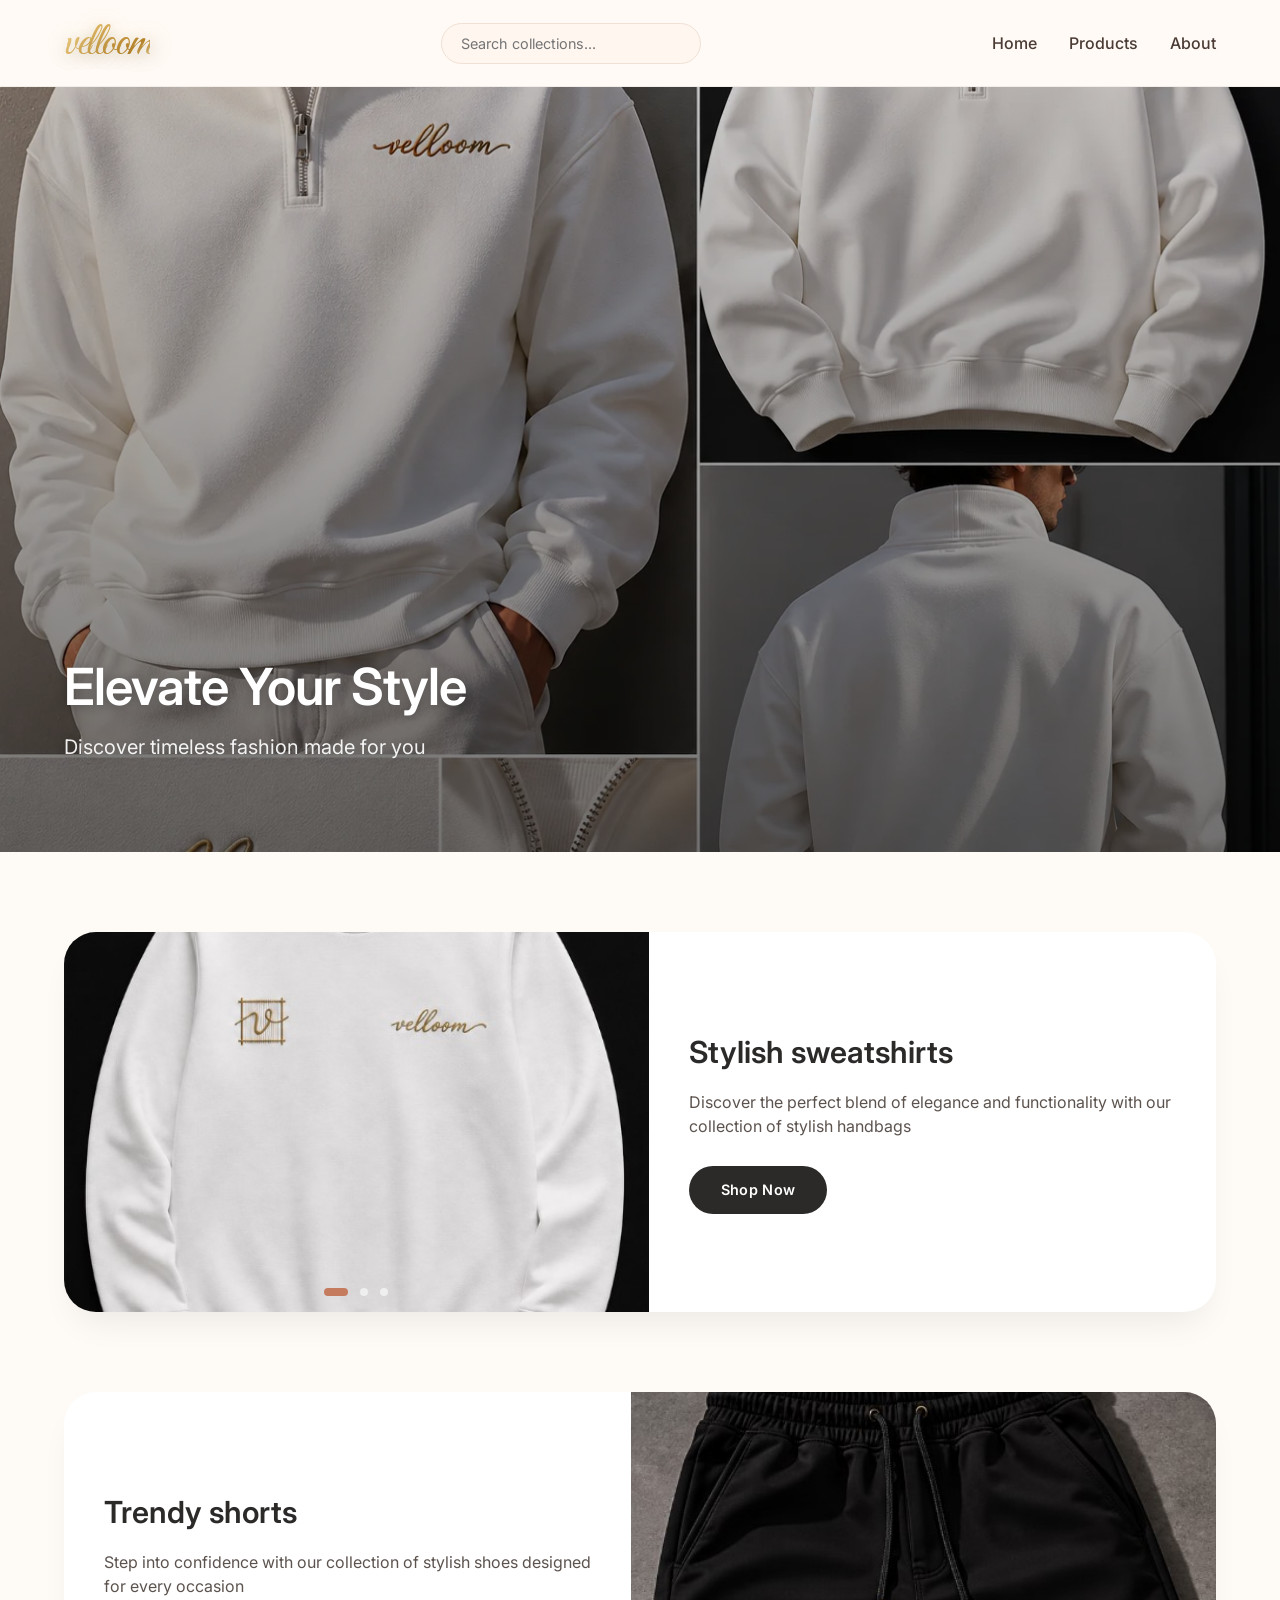
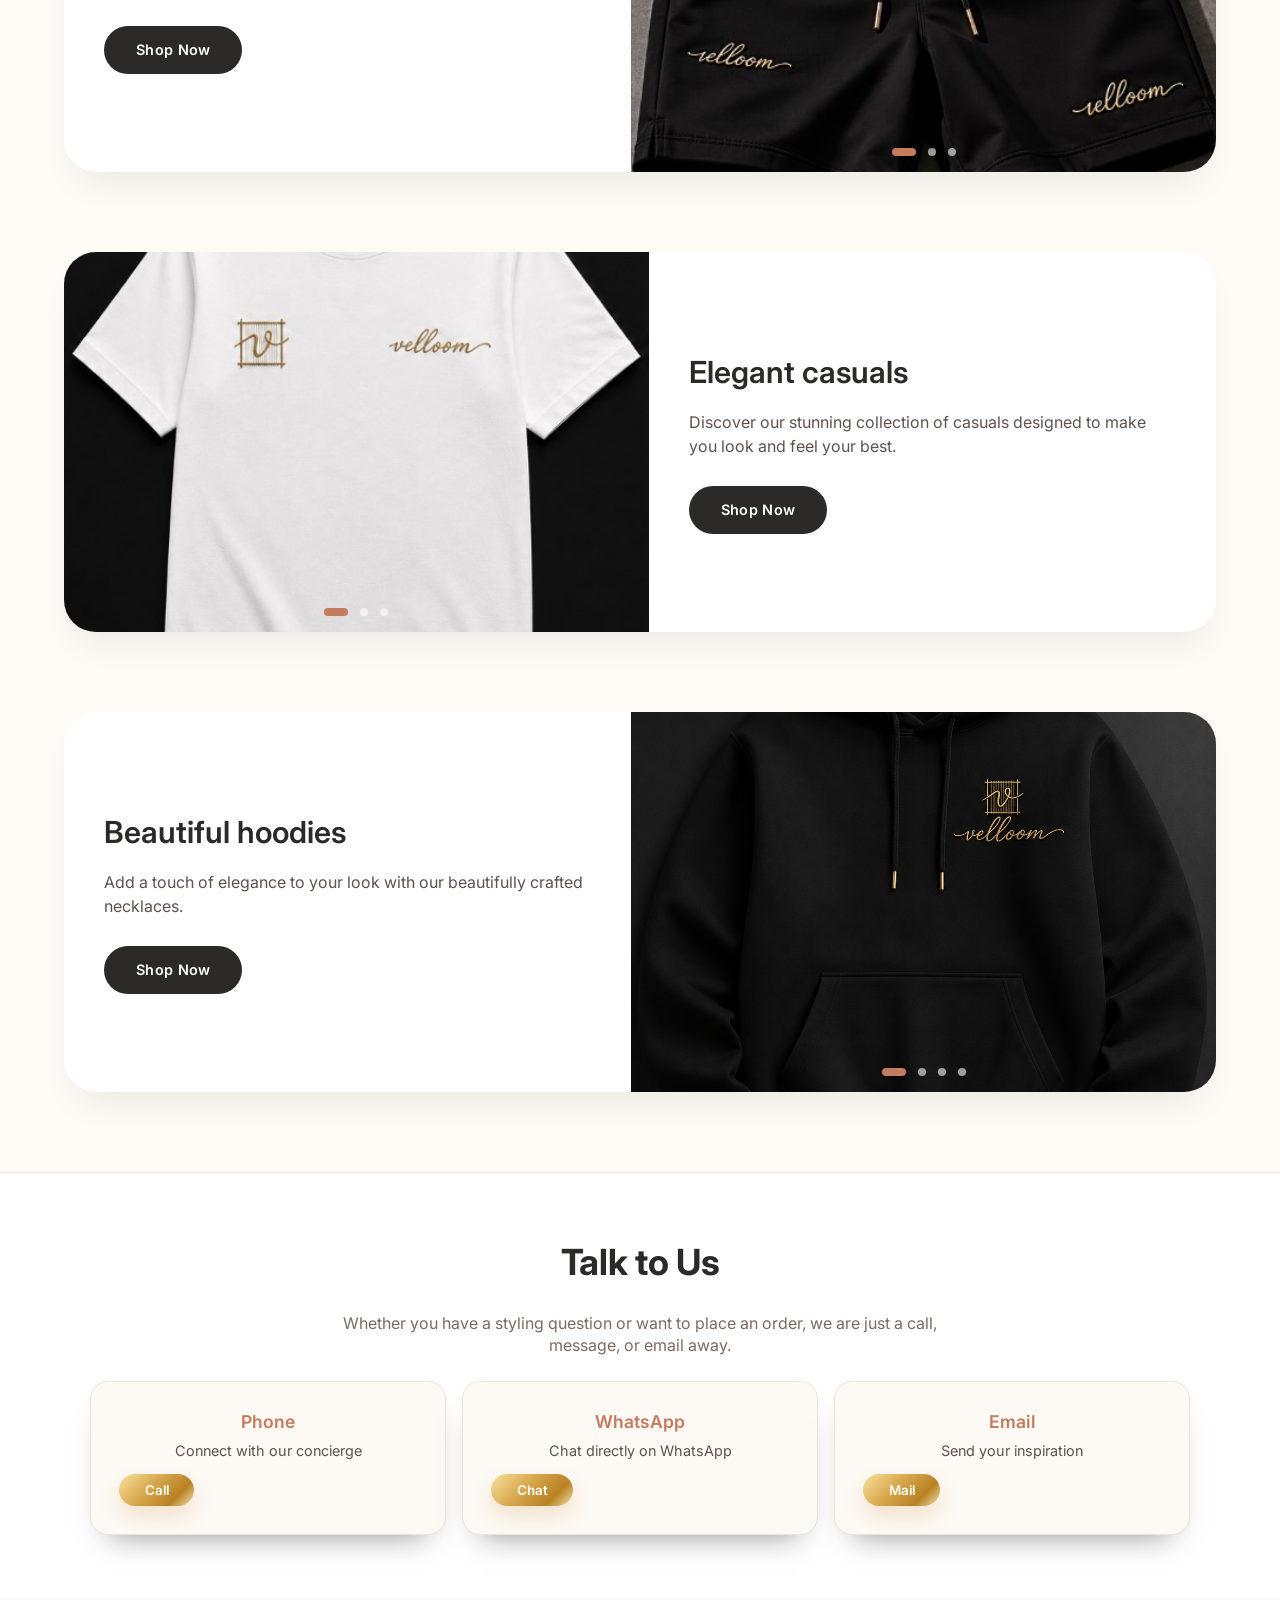
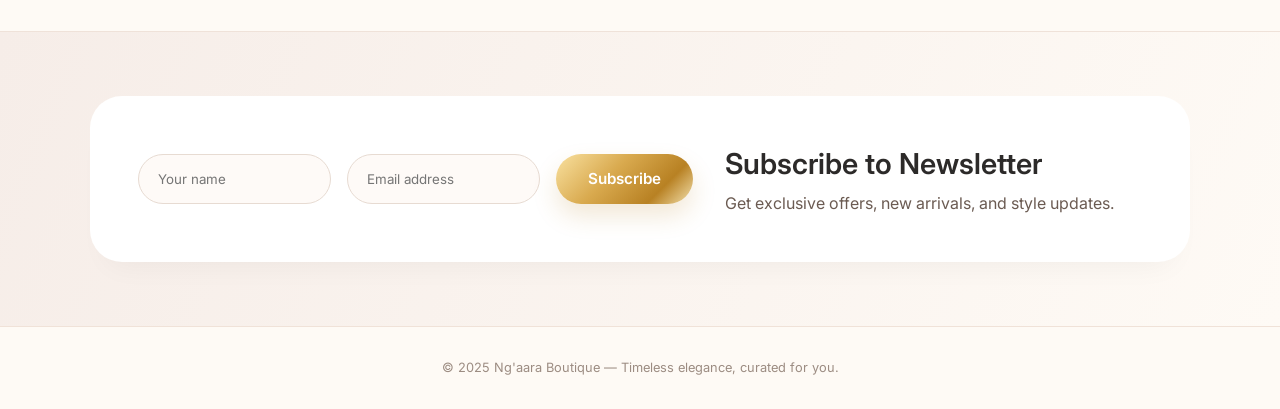
<file: index.html>
<!DOCTYPE html>
<html lang="en">
<head>
  <meta charset="UTF-8">
  <meta name="viewport" content="width=device-width, initial-scale=1.0, viewport-fit=cover">
  <title>Ngaara Boutique | Timeless Elegance</title>
  <!-- Google Fonts & simple CSS reset -->
  <link href="https://fonts.googleapis.com/css2?family=Great+Vibes&family=Inter:opsz,wght@14..32,300;14..32,400;14..32,500;14..32,600;14..32,700&display=swap" rel="stylesheet">
  <link rel="stylesheet" href="styles.css">
</head>
<body>

<header class="header">
  <h1 class="logo">velloom</h1>
  <input type="text" placeholder="Search collections..." class="search">
  
  <button class="hamburger" id="hamburger">
    <span></span>
    <span></span>
    <span></span>
  </button>
  
  <nav id="navMenu" class="nav-menu">
    <a href="index.html">Home</a>
    <a href="products.html">Products</a>
    <a href="about.html">About</a>
  </nav>
</header>

<!-- HERO CAROUSEL (full width smooth) -->
<section class="hero">
  <div class="hero-carousel" id="heroCarousel">
    <img src="images/ChatGPT Image May 23, 2026, 09_43_18 PM (1)_converted.webp" class="active" alt="elegant style">
    <img src="images/ChatGPT Image May 23, 2026, 09_43_19 PM (2)_converted.webp" alt="modern fashion">
    <img src="images/ChatGPT Image May 23, 2026, 11_49_49 PM_converted.webp" alt="luxury collection">
    <img src="images/ChatGPT Image May 23, 2026, 11_50_27 PM_converted.webp" alt="timeless design">
    <img src="images/ChatGPT Image May 24, 2026, 09_27_31 AM (1)_converted.webp" alt="autumn vibes">
    <img src="images/ChatGPT Image May 24, 2026, 09_27_31 AM (2)_converted.webp" alt="autumn vibes">
  </div>
  <div class="overlay"></div>
  <div class="hero-text">
    <h2>Elevate Your Style</h2>
    <p>Discover timeless fashion made for you</p>
  </div>
</section>

<!-- PRODUCT CARDS SECTION -->
<section class="cards">
  <!-- HANDBAGS -->
  <div class="card">
    <div class="carousel" id="carouselHandbags">
      <img src="images/sweat1.jpg" class="active" alt="handbag 1">
      <img src="images/sweat2.jpg" alt="handbag 2">
      <img src="images/sweat3.jpg" alt="handbag 3">
    </div>
    <div class="content">
      <h2>Stylish sweatshirts</h2>
      <p>Discover the perfect blend of elegance and functionality with our collection of stylish handbags</p>
      <a href="handbag.html" class="btn">Shop Now</a>
    </div>
  </div>

  <!-- SHOES (reverse layout) -->
  <div class="card reverse">
    <div class="carousel" id="carouselShoes">
      <img src="images/short1.jpg" class="active" alt="shoe 1">
      <img src="images/short2.jpg" alt="shoe 2">
      <img src="images/short3.jpg" alt="shoe 3">
    </div>
    <div class="content">
      <h2>Trendy shorts</h2>
      <p>Step into confidence with our collection of stylish shoes designed for every occasion</p>
      <a href="shoes.html" class="btn">Shop Now</a>
    </div>
  </div>

  <!-- casuals -->
  <div class="card">
    <div class="carousel" id="carouselDresses">
      <img src="images/velom shirt.jpg" class="active" alt="casual 1">
      <img src="images/velom2.jpg" alt="casual 2">
      <img src="images/velom3.jpg" alt="casual 3">
    </div>
    <div class="content">
      <h2>Elegant casuals</h2>
      <p>Discover our stunning collection of casuals designed to make you look and feel your best.</p>
      <a href="dresses.html" class="btn">Shop Now</a>
    </div>
  </div>

  <!-- hoodies reverse -->
  <div class="card reverse">
    <div class="carousel" id="carouselNecklaces">
      <img src="images/ChatGPT Image May 24, 2026, 09_40_02 AM.png" class="active" alt="hood 1">
      <img src="images/ChatGPT Image May 24, 2026, 09_45_00 AM.png" alt="hood 3">
      <img src="images/ChatGPT Image May 24, 2026, 09_42_41 AM (1).png" alt="hood 2">
      <img src="images/ChatGPT Image May 24, 2026, 09_42_41 AM (2).png" alt="hood 3">
    </div>
    <div class="content">
      <h2>Beautiful hoodies</h2>
      <p>Add a touch of elegance to your look with our beautifully crafted necklaces.</p>
      <a href="necklaces.html" class="btn">Shop Now</a>
    </div>
  </div>
</section>

<!-- CONTACT -->
<section class="contact">
  <div class="contact-inner">
    <h2>Talk to Us</h2>
    <p>Whether you have a styling question or want to place an order, we are just a call, message, or email away.</p>
    <div class="contact-grid">
      <article class="contact-card">
        <h3>Phone</h3>
        
        <span>Connect with our concierge</span>
        <button type="button" onclick="window.location.href='tel:0112224991'">Call</button>
      </article>
      <article class="contact-card">
        <h3>WhatsApp</h3>
        
        <span>Chat directly on WhatsApp</span>
        <button type="button" onclick="window.location.href='https://wa.me/0112224991'">Chat</button>
      </article>
      <article class="contact-card">
        <h3>Email</h3>
        
        <span>Send your inspiration</span>
        <button type="button" onclick="window.location.href='mailto:meallycooperation@gmail.com'">Mail</button>
      </article>
    </div>
  </div>
</section>

<!-- NEWSLETTER -->
<section class="newsletter">
  <div class="newsletter-card">
    <div class="form">
      <input type="text" placeholder="Your name" id="subName">
      <input type="email" placeholder="Email address" id="subEmail">
      <button id="subscribeBtn">Subscribe</button>
    </div>
    <div class="text">
      <h2>Subscribe to Newsletter</h2>
      <p>Get exclusive offers, new arrivals, and style updates.</p>
    </div>
  </div>
</section>

<footer>
  <p>© 2025 Ng'aara Boutique — Timeless elegance, curated for you.</p>
</footer>

<script src="script.js"></script>
</body>
</html>
</file>
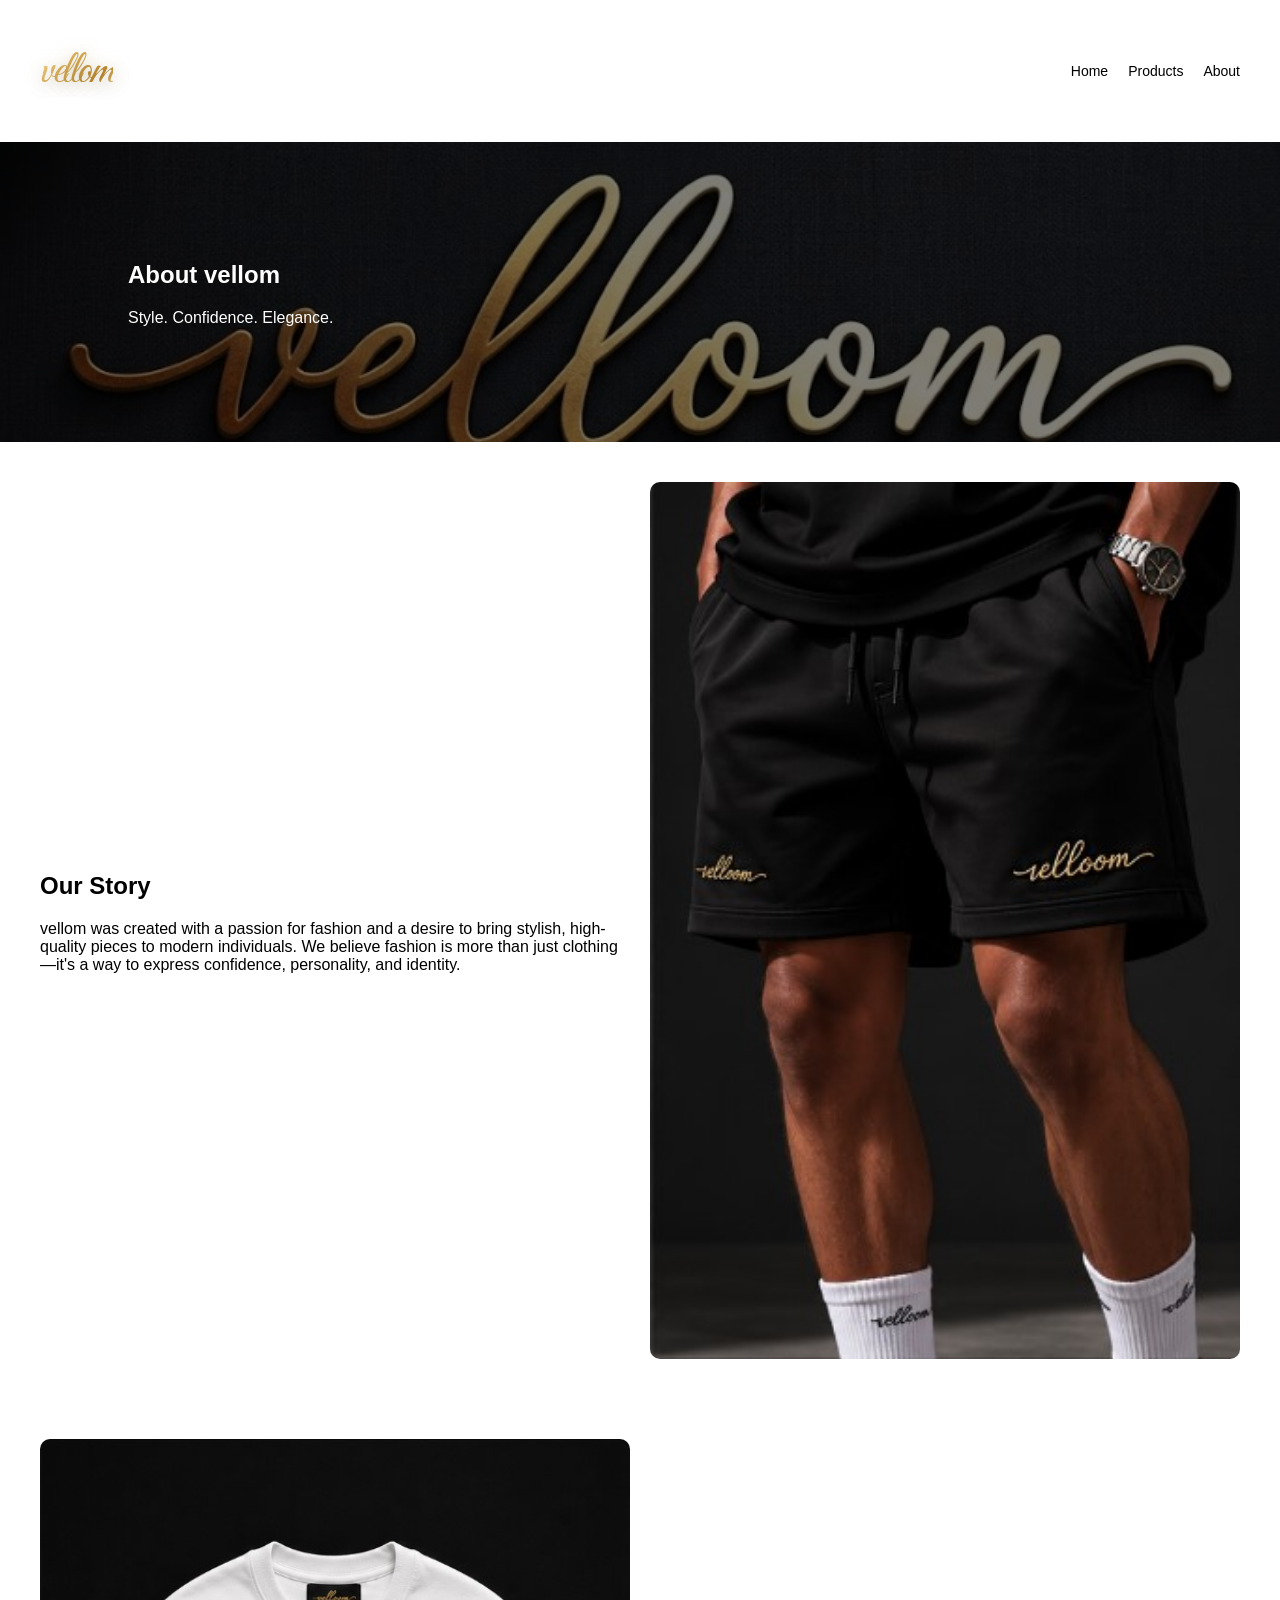
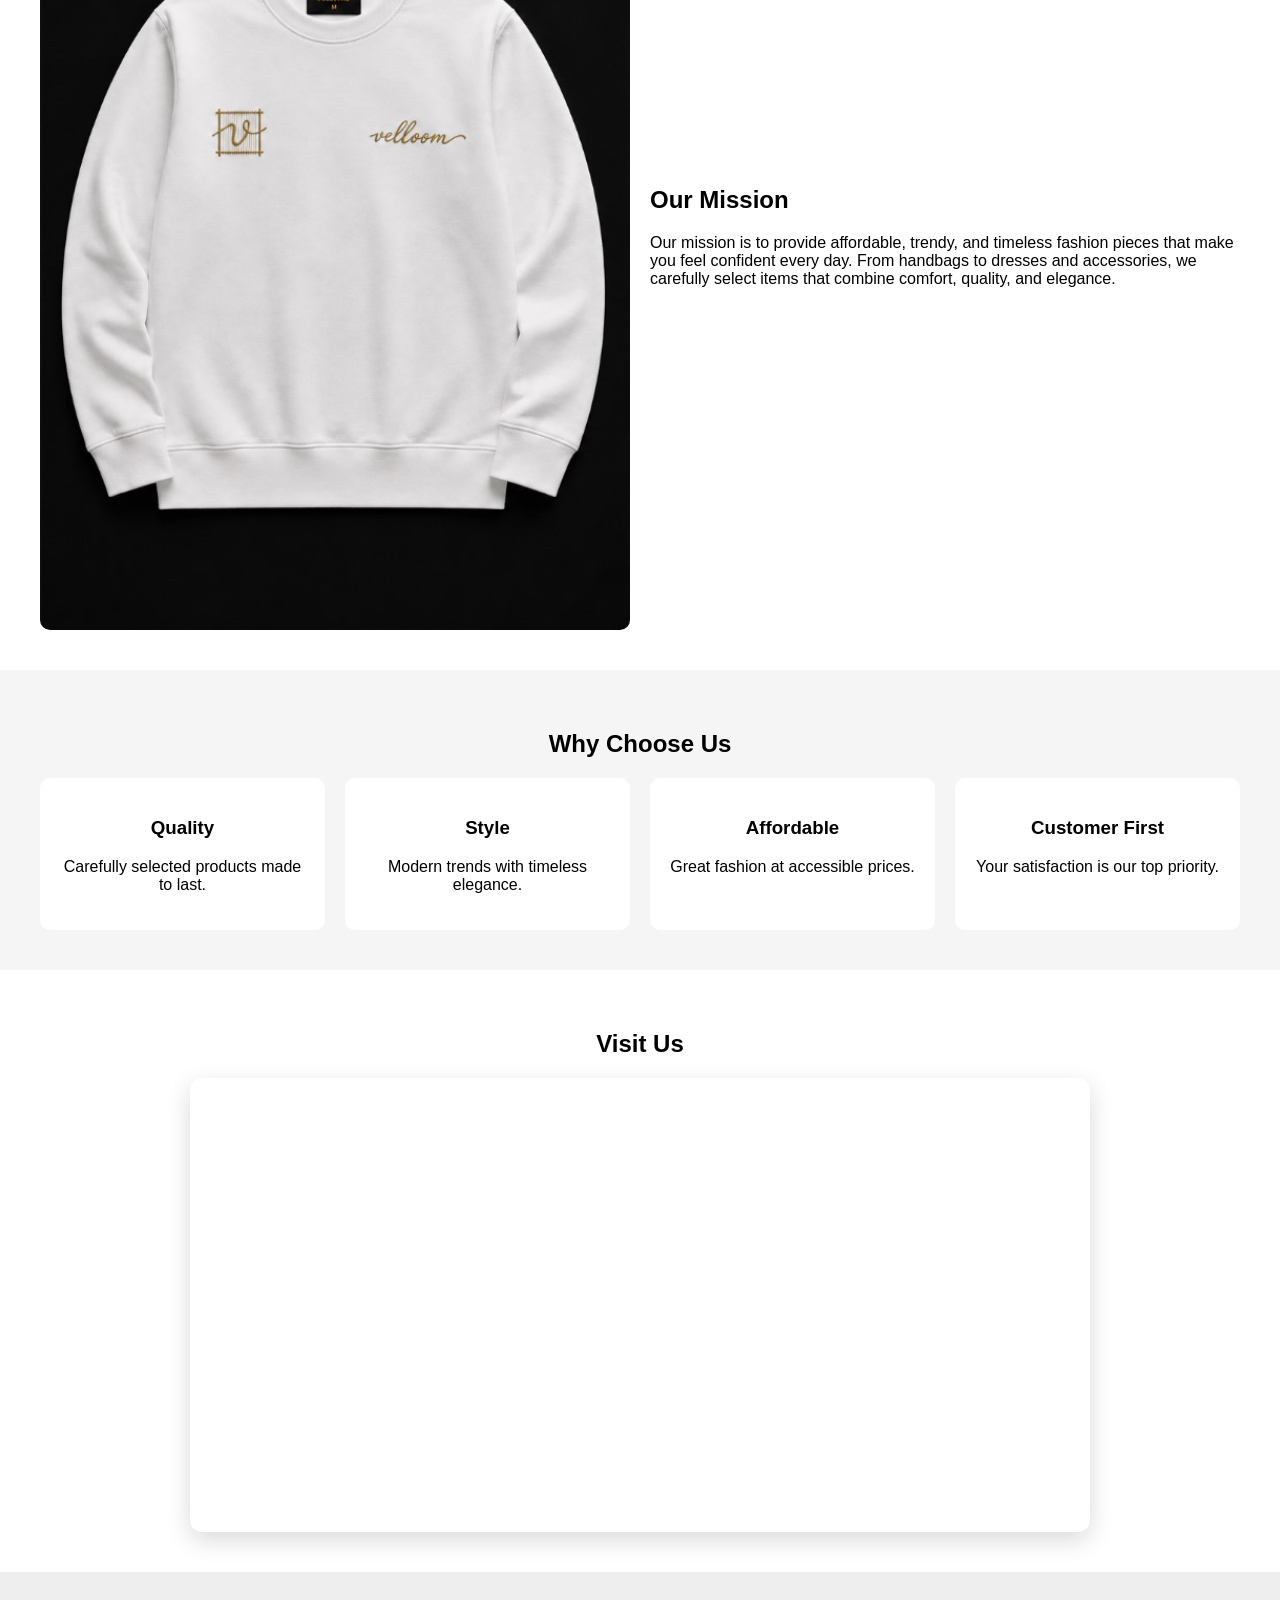
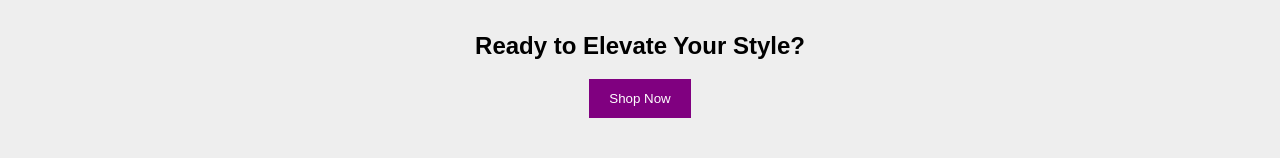
<file: about.html>
<!DOCTYPE html>
<html lang="en">
<head>
  <meta charset="UTF-8">
  <title>About Us - vellom</title>
  <meta name="viewport" content="width=device-width, initial-scale=1.0">
  <link href="https://fonts.googleapis.com/css2?family=Great+Vibes&display=swap" rel="stylesheet">
  <link rel="stylesheet" href="about.css">
</head>
<body>

<!-- HEADER -->
<header class="header">
  <h1 class="logo">vellom</h1>

  

  <nav>
    <a href="index.html">Home</a>
    <a href="products.html">Products</a>
    <a href="about.html">About</a>
  </nav>
</header>

<!-- HERO -->
<section class="hero">
  <div class="overlay"></div>
  <div class="hero-text">
    <h2>About vellom</h2>
    <p>Style. Confidence. Elegance.</p>
  </div>
</section>

<!-- STORY -->
<section class="section">
  <div class="text">
    <h2>Our Story</h2>
    <p>
      vellom was created with a passion for fashion and a desire to bring
      stylish, high-quality pieces to modern individuals. We believe fashion is more
      than just clothing—it's a way to express confidence, personality, and identity.
    </p>
  </div>

  <img src="images/short2.jpg" alt="Our Story Image">
</section>

<!-- MISSION -->
<section class="section reverse">
  <div class="text">
    <h2>Our Mission</h2>
    <p>
      Our mission is to provide affordable, trendy, and timeless fashion pieces
      that make you feel confident every day. From handbags to dresses and accessories,
      we carefully select items that combine comfort, quality, and elegance.
    </p>
  </div>

  <img src="images/sweat1.jpg">
</section>

<!-- WHY US -->
<section class="features">
  <h2>Why Choose Us</h2>

  <div class="feature-grid">
    <div class="feature">
      <h3>Quality</h3>
      <p>Carefully selected products made to last.</p>
    </div>

    <div class="feature">
      <h3>Style</h3>
      <p>Modern trends with timeless elegance.</p>
    </div>

    <div class="feature">
      <h3>Affordable</h3>
      <p>Great fashion at accessible prices.</p>
    </div>

    <div class="feature">
      <h3>Customer First</h3>
      <p>Your satisfaction is our top priority.</p>
    </div>
  </div>
</section>

<!-- MAP -->
<section class="map">
  <h2>Visit Us</h2>
  <div class="map-wrapper">
    <iframe
      src="https://www.google.com/maps/embed?pb=!1m18!1m12!1m3!1d2512.7953119573317!2d36.73087544019622!3d-1.2856690932370527!2m3!1f0!2f0!3f0!3m2!1i1024!2i768!4f13.1!3m3!1m2!1s0x182f1bd16baf823d%3A0x156d495354373738!2sRiana%20Apartments%20-%20Riruta!5e0!3m2!1sen!2ske!4v1774421271239!5m2!1sen!2ske"
      loading="lazy"
      referrerpolicy="no-referrer-when-downgrade"
      allowfullscreen=""
    ></iframe>
  </div>
</section>


<!-- CTA -->
<section class="cta">
  <h2>Ready to Elevate Your Style?</h2>
  <a href="products.html">
    <button>Shop Now</button>
  </a>
</section>

</body>
</html>
</file>
<file: styles.css>
*{
      margin: 0;
      padding: 0;
      box-sizing: border-box;
    }

    body {
      font-family: 'Inter', sans-serif;
      background: #fefaf5;
      color: #2c2a29;
      line-height: 1.4;
      scroll-behavior: smooth;
    }

    /* HEADER - Modern, glassmorphic touch */
    .header {
      display: flex;
      align-items: center;
      justify-content: space-between;
      flex-wrap: wrap;
      padding: 1.2rem 5%;
      background: rgba(255, 250, 245, 0.96);
      backdrop-filter: blur(4px);
      border-bottom: 1px solid rgba(0, 0, 0, 0.05);
      position: sticky;
      top: 0;
      z-index: 100;
      transition: all 0.2s ease;
    }

    .logo {
      font-family: 'Great Vibes', cursive;
      font-size: 3rem;
      font-weight: 400;
      letter-spacing: -0.05em;
      line-height: 1;
      background: linear-gradient(135deg, #f9e1a0 0%, #d9aa4f 40%, #b88123 75%, #f4e2af 100%);
      background-clip: text;
      -webkit-background-clip: text;
      -webkit-text-fill-color: transparent;
      color: transparent;
      text-shadow: 0 4px 18px rgba(0, 0, 0, 0.22), 0 0 18px rgba(255, 235, 170, 0.35);
      cursor: default;
      user-select: none;
    }

    .search {
      background: #fff6f0;
      border: 1px solid #f0e0d4;
      border-radius: 60px;
      padding: 0.7rem 1.2rem;
      width: 260px;
      font-size: 0.9rem;
      outline: none;
      transition: all 0.2s;
      font-family: inherit;
    }

    .search:focus {
      border-color: #c47b5e;
      box-shadow: 0 0 0 3px rgba(196, 123, 94, 0.2);
      background: white;
    }

    nav {
      display: flex;
      gap: 2rem;
    }

    nav a {
      text-decoration: none;
      font-weight: 500;
      color: #4a3b34;
      transition: color 0.2s;
      font-size: 1rem;
    }

    nav a:hover {
      color: #c47b5e;
    }

    /* HAMBURGER MENU */
    .hamburger {
      display: none;
      flex-direction: column;
      background: none;
      border: none;
      cursor: pointer;
      padding: 0.5rem;
      gap: 0.35rem;
    }

    .hamburger span {
      width: 25px;
      height: 3px;
      background: #2c2a29;
      border-radius: 2px;
      transition: all 0.3s ease;
    }

    .hamburger.active span:nth-child(1) {
      transform: rotate(45deg) translate(8px, 8px);
    }

    .hamburger.active span:nth-child(2) {
      opacity: 0;
    }

    .hamburger.active span:nth-child(3) {
      transform: rotate(-45deg) translate(7px, -7px);
    }

    .nav-menu {
      display: flex;
      gap: 2rem;
    }

    /* MOBILE MENU */
    @media (max-width: 768px) {
      .header {
        flex-wrap: nowrap;
        gap: 1rem;
      }

      .search {
        width: 150px;
        font-size: 0.8rem;
        padding: 0.6rem 1rem;
      }

      .hamburger {
        display: flex;
      }

      .nav-menu {
        display: none;
        position: absolute;
        top: 100%;
        left: 0;
        right: 0;
        flex-direction: column;
        background: white;
        border-bottom: 1px solid rgba(0, 0, 0, 0.1);
        padding: 1rem;
        box-shadow: 0 4px 12px rgba(0, 0, 0, 0.08);
        z-index: 50;
      }

      .nav-menu.active {
        display: flex;
      }

      .nav-menu a {
        padding: 0.75rem 1rem;
        border-radius: 4px;
        transition: background 0.2s;
      }

      .nav-menu a:hover {
        background: #fef3ed;
      }
    }

    /* HERO SECTION with smooth carousel */
    .hero {
      position: relative;
      height: 85vh;
      min-height: 560px;
      overflow: hidden;
    }

    .hero-carousel {
      position: relative;
      width: 100%;
      height: 100%;
    }

    .hero-carousel img {
      position: absolute;
      top: 0;
      left: 0;
      width: 100%;
      height: 100%;
      object-fit: cover;
      opacity: 0;
      transition: opacity 1.2s cubic-bezier(0.25, 0.46, 0.45, 0.94);
      z-index: 1;
    }

    .hero-carousel img.active {
      opacity: 1;
      z-index: 2;
    }

    .overlay {
      position: absolute;
      top: 0;
      left: 0;
      width: 100%;
      height: 100%;
      background: linear-gradient(to bottom, rgba(0,0,0,0.2), rgba(0,0,0,0.55));
      z-index: 3;
    }

    .hero-text {
      position: absolute;
      bottom: 12%;
      left: 5%;
      z-index: 10;
      color: white;
      max-width: 600px;
      text-shadow: 0 2px 12px rgba(0,0,0,0.3);
      animation: fadeUp 0.9s ease-out;
    }

    .hero-text h2 {
      font-size: 3.2rem;
      font-weight: 600;
      letter-spacing: -0.02em;
      margin-bottom: 0.6rem;
    }

    .hero-text p {
      font-size: 1.25rem;
      opacity: 0.92;
    }

    @keyframes fadeUp {
      0% { opacity: 0; transform: translateY(20px);}
      100% { opacity: 1; transform: translateY(0);}
    }

    /* CARDS SECTION (product rows) */
    .cards {
      max-width: 1400px;
      margin: 5rem auto;
      padding: 0 5%;
      display: flex;
      flex-direction: column;
      gap: 5rem;
    }

    .card {
      display: flex;
      flex-wrap: wrap;
      align-items: center;
      background: white;
      border-radius: 2rem;
      overflow: hidden;
      box-shadow: 0 20px 35px -12px rgba(0,0,0,0.08);
      transition: transform 0.3s ease, box-shadow 0.3s;
    }

    .card:hover {
      transform: translateY(-6px);
      box-shadow: 0 25px 40px -14px rgba(0,0,0,0.15);
    }

    .carousel {
      flex: 1.2;
      min-width: 280px;
      position: relative;
      height: 380px;
      background: #f6ede7;
    }

    .carousel img {
      position: absolute;
      top: 0;
      left: 0;
      width: 100%;
      height: 100%;
      object-fit: cover;
      opacity: 0;
      transition: opacity 0.7s ease-in-out;
    }

    .carousel img.active {
      opacity: 1;
      z-index: 2;
    }

    /* manual navigation dots for product carousels */
    .carousel-controls {
      position: absolute;
      bottom: 16px;
      left: 0;
      right: 0;
      display: flex;
      justify-content: center;
      gap: 12px;
      z-index: 15;
    }

    .carousel-dot {
      width: 8px;
      height: 8px;
      background: rgba(255,255,255,0.6);
      border-radius: 50%;
      cursor: pointer;
      transition: all 0.2s;
      backdrop-filter: blur(2px);
    }

    .carousel-dot.active-dot {
      background: #c47b5e;
      width: 24px;
      border-radius: 12px;
    }

    .content {
      flex: 1;
      padding: 2.5rem;
    }

    .content h2 {
      font-size: 1.9rem;
      font-weight: 600;
      margin-bottom: 1rem;
      color: #2c2a29;
    }

    .content p {
      color: #5c534e;
      line-height: 1.5;
      margin-bottom: 1.8rem;
      font-size: 1rem;
    }

    .content button {
      background: #2c2a29;
      border: none;
      padding: 0.85rem 2rem;
      border-radius: 40px;
      color: white;
      font-weight: 600;
      font-size: 0.9rem;
      cursor: pointer;
      transition: all 0.25s;
      font-family: inherit;
      letter-spacing: 0.3px;
    }

    .content button:hover {
      background: #c47b5e;
      transform: scale(1.02);
      box-shadow: 0 8px 18px rgba(196,123,94,0.25);
    }

    .content a.btn {
      display: inline-block;
      background: #2c2a29;
      border: none;
      padding: 0.85rem 2rem;
      border-radius: 40px;
      color: white;
      font-weight: 600;
      font-size: 0.9rem;
      cursor: pointer;
      transition: all 0.25s;
      font-family: inherit;
      letter-spacing: 0.3px;
      text-decoration: none;
    }

    .content a.btn:hover {
      background: #c47b5e;
      transform: scale(1.02);
      box-shadow: 0 8px 18px rgba(196,123,94,0.25);
    }

    .card.reverse {
      flex-direction: row-reverse;
    }

    @media (max-width: 880px) {
      .card, .card.reverse {
        flex-direction: column;
      }
      .carousel {
        width: 100%;
        min-height: 340px;
      }
      .hero-text h2 {
        font-size: 2.4rem;
      }
      .header {
        gap: 1rem;
        justify-content: center;
      }
      nav {
        gap: 1.5rem;
      }
      .search {
        width: 200px;
      }
    }

    @media (max-width: 580px) {
      .hero-text h2 {
        font-size: 1.8rem;
      }
      .hero-text p {
        font-size: 1rem;
      }
      .content h2 {
        font-size: 1.6rem;
      }
    }

    /* CONTACT SECTION */
    .contact {
      padding: 4rem 5%;
      background: #fff;
      border-top: 1px solid #efe2d9;
    }

    .contact-inner {
      max-width: 1100px;
      margin: 0 auto;
      text-align: center;
      display: flex;
      flex-direction: column;
      gap: 1.5rem;
    }

    .contact-inner h2 {
      font-size: 2.25rem;
      color: #2c2a29;
      letter-spacing: -0.01em;
    }

    .contact-inner p {
      color: #7b6c62;
      max-width: 640px;
      margin: 0 auto;
    }

    .contact-grid {
      display: grid;
      grid-template-columns: repeat(auto-fit, minmax(200px, 1fr));
      gap: 1rem;
      width: 100%;
    }

    .contact-card {
      display: flex;
      flex-direction: column;
      gap: 0.4rem;
      background: #fdf9f4;
      border-radius: 18px;
      padding: 1.75rem;
      border: 1px solid #f0e2d6;
      text-decoration: none;
      color: inherit;
      box-shadow: 0 18px 30px -20px rgba(0,0,0,0.5);
      transition: transform 0.25s ease, box-shadow 0.25s ease;
    }

    .contact-card h3 {
      font-size: 1.1rem;
      font-weight: 600;
      color: #c47b5e;
    }

    .contact-card p {
      font-size: 1.35rem;
      font-weight: 600;
      color: #2c2a29;
    }

    .contact-card span {
      color: #5c534e;
      font-size: 0.9rem;
    }

    .contact-card:hover {
      transform: translateY(-6px);
      box-shadow: 0 24px 40px -30px rgba(0,0,0,0.5);
    }

    .contact-card button {
      margin-top: 0.4rem;
      align-self: flex-start;
      border: none;
      padding: 0.5rem 1.6rem;
      border-radius: 999px;
      background: linear-gradient(135deg, #f9e1a0 0%, #d9aa4f 40%, #b88123 75%, #f4e2af 100%);
      color: white;
      font-weight: 600;
      cursor: pointer;
      transition: transform 0.2s ease, box-shadow 0.2s ease;
      box-shadow: 0 10px 20px rgba(184, 128, 35, 0.18);
      font-family: inherit;
    }

    .contact-card button:hover {
      transform: translateY(-2px) scale(1.01);
      box-shadow: 0 14px 26px rgba(184, 128, 35, 0.24);
    }

    /* NEWSLETTER SECTION - elegant */
    .newsletter {
      background: linear-gradient(112deg, #f6ede8 0%, #fefaf5 100%);
      padding: 4rem 5%;
      margin-top: 2rem;
      border-top: 1px solid #efe2d9;
    }

    .newsletter-card {
      max-width: 1100px;
      margin: 0 auto;
      background: white;
      border-radius: 2rem;
      display: flex;
      flex-wrap: wrap;
      align-items: center;
      justify-content: space-between;
      gap: 2rem;
      padding: 3rem 3rem;
      box-shadow: 0 20px 30px -18px rgba(0,0,0,0.05);
    }

    .form {
      display: flex;
      flex-wrap: wrap;
      gap: 1rem;
      flex: 1.2;
    }

    .form input {
      flex: 1;
      min-width: 180px;
      padding: 1rem 1.2rem;
      border-radius: 60px;
      border: 1px solid #e7dbd2;
      background: #fefaf7;
      font-family: inherit;
      outline: none;
      transition: 0.2s;
    }

    .form input:focus {
      border-color: #c47b5e;
      box-shadow: 0 0 0 2px rgba(196,123,94,0.2);
    }

    .form button {
      background: linear-gradient(135deg, #f9e1a0 0%, #d9aa4f 40%, #b88123 75%, #f4e2af 100%);
      border: none;
      padding: 0 2rem;
      border-radius: 60px;
      font-weight: 600;
      color: white;
      cursor: pointer;
      transition: transform 0.2s ease, box-shadow 0.2s ease;
      font-family: inherit;
      font-size: 0.95rem;
      box-shadow: 0 12px 24px rgba(184, 128, 35, 0.18);
    }

    .form button:hover {
      transform: scale(1.02);
      box-shadow: 0 16px 28px rgba(184, 128, 35, 0.24);
    }

    .text {
      flex: 0.9;
    }

    .text h2 {
      font-size: 1.8rem;
      font-weight: 600;
      margin-bottom: 0.5rem;
    }

    .text p {
      color: #6b5b52;
    }

    @media (max-width: 720px) {
      .newsletter-card {
        flex-direction: column-reverse;
        text-align: center;
        padding: 2rem;
      }
      .form {
        justify-content: center;
      }
    }

    /* Additional micro-animations */
    button, .carousel-dot {
      cursor: pointer;
    }

    footer {
      text-align: center;
      padding: 2rem;
      font-size: 0.8rem;
      color: #9c8c82;
      border-top: 1px solid #f0e2d8;
      background: #fefaf5;
    }
</file>
<file: about.css>
body {
  margin: 0;
  font-family: Arial, sans-serif;
}

/* HEADER */
.header {
  display: flex;
  justify-content: space-between;
  align-items: center;
  padding: 15px 40px;
  background: white;
  position: sticky;
  top: 0;
  gap: 20px;
  flex-wrap: wrap;
}

.logo {
  font-family: 'Great Vibes', cursive;
  font-size: 3rem;
  font-weight: 400;
  letter-spacing: -0.05em;
  line-height: 1;
  background: linear-gradient(135deg, #f9e1a0 0%, #d9aa4f 40%, #b88123 75%, #f4e2af 100%);
  background-clip: text;
  -webkit-background-clip: text;
  -webkit-text-fill-color: transparent;
  color: transparent;
  text-shadow: 0 4px 18px rgba(0, 0, 0, 0.22), 0 0 18px rgba(255, 235, 170, 0.35);
  cursor: default;
}

.search {
  padding: 8px 15px;
  border: 1px solid #ddd;
  border-radius: 20px;
  width: 200px;
  font-size: 14px;
  outline: none;
  transition: all 0.2s ease;
}

.search:focus {
  border-color: #333;
  box-shadow: 0 0 0 3px rgba(0, 0, 0, 0.1);
  background: #fafafa;
}

.search::placeholder {
  color: #999;
}

nav {
  display: flex;
  gap: 20px;
}

nav a {
  text-decoration: none;
  color: black;
  font-weight: 500;
  transition: color 0.2s ease;
  font-size: 14px;
}

nav a:hover {
  color: #666;
}

/* HERO */
.hero {
  position: relative;
  height: 300px;
  background: url("images/bg.webp") center/cover;
}

.overlay {
  position: absolute;
  width: 100%;
  height: 100%;
  background: rgba(0,0,0,0.5);
}

.hero-text {
  position: absolute;
  top: 50%;
  left: 10%;
  color: white;
  transform: translateY(-50%);
}

/* SECTIONS */
.section {
  display: flex;
  align-items: center;
  padding: 40px;
  gap: 20px;
}

.section.reverse {
  flex-direction: row-reverse;
}

.section img {
  width: 50%;
  border-radius: 10px;
}

.text {
  width: 50%;
}

/* FEATURES */
.features {
  padding: 40px;
  text-align: center;
  background: #f5f5f5;
}

.feature-grid {
  display: grid;
  grid-template-columns: repeat(auto-fit, minmax(200px, 1fr));
  gap: 20px;
  margin-top: 20px;
}

.feature {
  background: white;
  padding: 20px;
  border-radius: 10px;
}

/* TEAM */
.team {
  padding: 40px;
  text-align: center;
}

.team-grid {
  display: flex;
  justify-content: center;
  gap: 20px;
}

.member img {
  border-radius: 50%;
}

/* CTA */
.cta {
  text-align: center;
  padding: 40px;
  background: #eee;
}

.map {
  padding: 40px;
  text-align: center;
}

.map-wrapper {
  max-width: 900px;
  margin: 0 auto;
  border-radius: 12px;
  overflow: hidden;
  box-shadow: 0 8px 24px rgba(0, 0, 0, 0.15);
}

.map-wrapper iframe {
  width: 100%;
  min-height: 450px;
  border: 0;
}

button {
  padding: 12px 20px;
  background: purple;
  color: white;
  border: none;
  cursor: pointer;
}

/* MOBILE */
@media (max-width: 768px) {
  .section {
    flex-direction: column;
  }

  .section img,
  .text {
    width: 100%;
  }

  .team-grid {
    flex-direction: column;
  }
}
</file>
